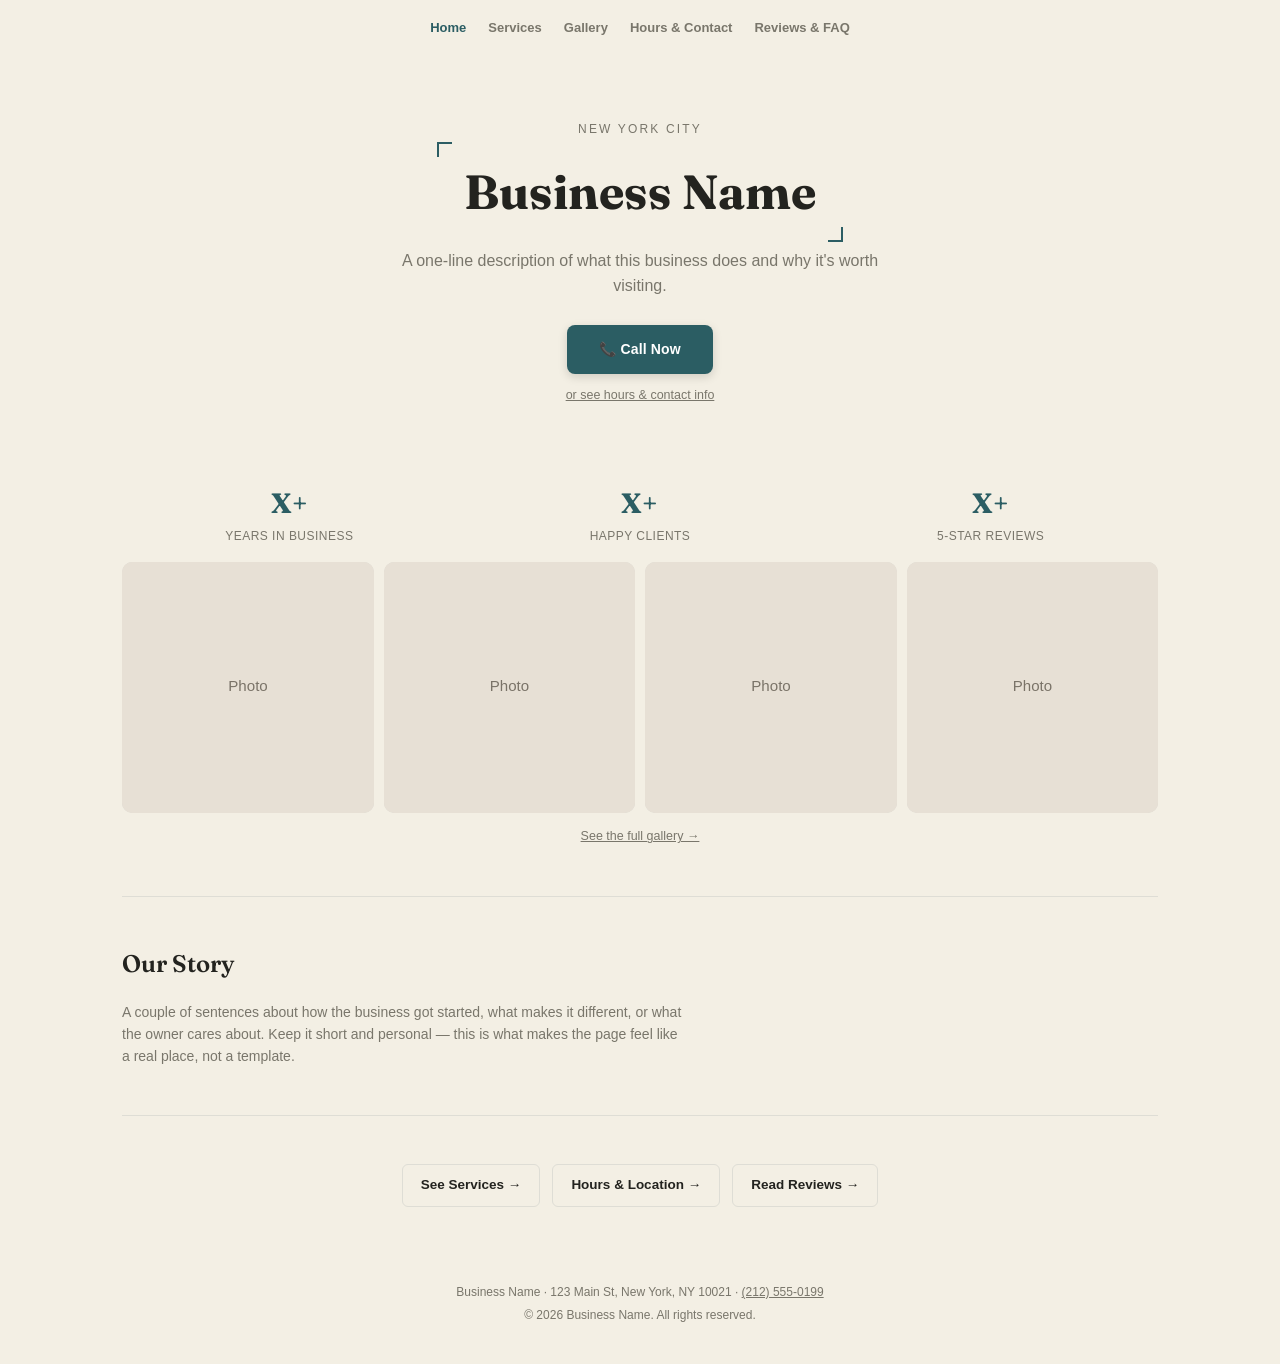
<file: index.html>
<!DOCTYPE html>
<html lang="en">
<head>
<meta charset="UTF-8">
<meta name="viewport" content="width=device-width, initial-scale=1.0">
<meta name="description" content="One sentence describing the business and what it offers.">
<title>Business Name — City</title>
<link rel="icon" href="data:image/svg+xml,%3Csvg xmlns='http://www.w3.org/2000/svg' width='64' height='64'%3E%3Crect width='64' height='64' rx='12' fill='%232B5D63'/%3E%3Ctext x='50%25' y='54%25' font-family='Georgia,serif' font-size='34' fill='white' text-anchor='middle' dominant-baseline='middle'%3EB%3C/text%3E%3C/svg%3E">
<link rel="preconnect" href="https://fonts.googleapis.com">
<link rel="preconnect" href="https://fonts.gstatic.com" crossorigin>
<link href="https://fonts.googleapis.com/css2?family=Fraunces:opsz,wght@9..144,500;9..144,600;9..144,700&display=swap" rel="stylesheet">
<!-- LINK PREVIEW (Open Graph) — edit these per client! Text/WhatsApp/iMessage
     previews read these tags. og:image must be a FULL https:// URL to a real
     photo once the site is deployed (e.g. https://yoursite.netlify.app/hero.jpg) -->
<meta property="og:title" content="Business Name — City">
<meta property="og:description" content="One sentence describing the business and what it offers.">
<meta property="og:type" content="website">
<!-- <meta property="og:image" content="https://YOUR-SITE-URL/hero.jpg"> -->
<link rel="stylesheet" href="style.css">
</head>
<body>

  <div class="wrap">

    <!-- NAV — same on every page. Update the current page's link if you
         want to highlight it (add class="is-active"). -->
    <nav class="nav">
      <a href="index.html" class="is-active">Home</a>
      <a href="services.html">Services</a>
      <a href="gallery.html">Gallery</a>
      <a href="contact.html">Hours &amp; Contact</a>
      <a href="reviews.html">Reviews &amp; FAQ</a>
    </nav>

    <!-- HERO — a video of the shop plays behind the name.
         Put a file named hero.mp4 in this same folder (see README for how
         to shoot and compress it). If hero.mp4 is missing or won't play,
         the page automatically shows the plain hero instead — nothing
         breaks, so this is safe to leave in place either way.
         Want a still photo instead? Delete the <video> tag below, set
         --hero-image in style.css, and use class="hero hero--photo". -->
    <div class="hero" id="hero">
      <video class="hero-video" src="hero.mp4"
             autoplay muted loop playsinline preload="auto"></video>
      <div class="hero-inner">
        <div class="hero-eyebrow" data-biz="city">New York City</div>
        <h1 data-biz="name">Business Name</h1>
        <p>A one-line description of what this business does and why it's worth visiting.</p>
        <a class="cta" href="#" data-biz-link="tel">📞 Call Now</a>
        <a class="cta-secondary" href="contact.html">or see hours &amp; contact info</a>
      </div>
    </div>

    <!-- STATS BAR — delete if it doesn't fit a brand-new business -->
    <section class="fade-in" style="padding: 28px 0 8px; border-top: none;">
      <div class="stats-bar">
        <div>
          <div class="stat-number">X+</div>
          <div class="stat-label">Years in Business</div>
        </div>
        <div>
          <div class="stat-number">X+</div>
          <div class="stat-label">Happy Clients</div>
        </div>
        <div>
          <div class="stat-number">X+</div>
          <div class="stat-label">5-Star Reviews</div>
        </div>
      </div>
    </section>

    <!-- HOME PHOTO STRIP — 2-3 highlight photos, not the full gallery.
         The full set lives on gallery.html. -->
    <section class="fade-in" style="border-top: none; padding-top: 8px;">
      <div class="home-photos">
        <img src="data:image/svg+xml,%3Csvg xmlns='http://www.w3.org/2000/svg' width='400' height='400'%3E%3Crect width='100%25' height='100%25' fill='%23e7e0d5'/%3E%3Ctext x='50%25' y='50%25' font-family='sans-serif' font-size='24' fill='%237a7368' text-anchor='middle' dominant-baseline='middle'%3EPhoto%3C/text%3E%3C/svg%3E" alt="">
        <img src="data:image/svg+xml,%3Csvg xmlns='http://www.w3.org/2000/svg' width='400' height='400'%3E%3Crect width='100%25' height='100%25' fill='%23e7e0d5'/%3E%3Ctext x='50%25' y='50%25' font-family='sans-serif' font-size='24' fill='%237a7368' text-anchor='middle' dominant-baseline='middle'%3EPhoto%3C/text%3E%3C/svg%3E" alt="">
        <img src="data:image/svg+xml,%3Csvg xmlns='http://www.w3.org/2000/svg' width='400' height='400'%3E%3Crect width='100%25' height='100%25' fill='%23e7e0d5'/%3E%3Ctext x='50%25' y='50%25' font-family='sans-serif' font-size='24' fill='%237a7368' text-anchor='middle' dominant-baseline='middle'%3EPhoto%3C/text%3E%3C/svg%3E" alt="">
          <img src="data:image/svg+xml,%3Csvg xmlns='http://www.w3.org/2000/svg' width='400' height='400'%3E%3Crect width='100%25' height='100%25' fill='%23e7e0d5'/%3E%3Ctext x='50%25' y='50%25' font-family='sans-serif' font-size='24' fill='%237a7368' text-anchor='middle' dominant-baseline='middle'%3EPhoto%3C/text%3E%3C/svg%3E" alt="">
      </div>
      <div style="text-align:center; margin-top: 10px;">
        <a href="gallery.html" style="font-size: 12.5px; color: var(--color-muted); text-decoration: underline;">See the full gallery →</a>
      </div>
    </section>

    <!-- OUR STORY -->
    <section class="fade-in">
      <h2>Our Story</h2>
      <p style="font-size: 14px; color: var(--color-muted); max-width: 560px;">
        A couple of sentences about how the business got started, what makes it
        different, or what the owner cares about. Keep it short and personal —
        this is what makes the page feel like a real place, not a template.
      </p>
    </section>

    <!-- Quick links to the other pages, since content now lives elsewhere -->
    <section class="fade-in" style="text-align:center;">
      <div style="display:flex; gap:12px; justify-content:center; flex-wrap:wrap;">
        <a href="services.html" style="padding:10px 18px; border:1px solid var(--color-border); border-radius:6px; text-decoration:none; color:var(--color-ink); font-size:13.5px; font-weight:600;">See Services →</a>
        <a href="contact.html" style="padding:10px 18px; border:1px solid var(--color-border); border-radius:6px; text-decoration:none; color:var(--color-ink); font-size:13.5px; font-weight:600;">Hours &amp; Location →</a>
        <a href="reviews.html" style="padding:10px 18px; border:1px solid var(--color-border); border-radius:6px; text-decoration:none; color:var(--color-ink); font-size:13.5px; font-weight:600;">Read Reviews →</a>
      </div>
    </section>

    <footer></footer>

  </div>

  <a class="sticky-call" href="#" data-biz-link="tel">📞 Call Now</a>

  <script src="config.js"></script>
  <script src="script.js"></script>
</body>
</html>
</file>
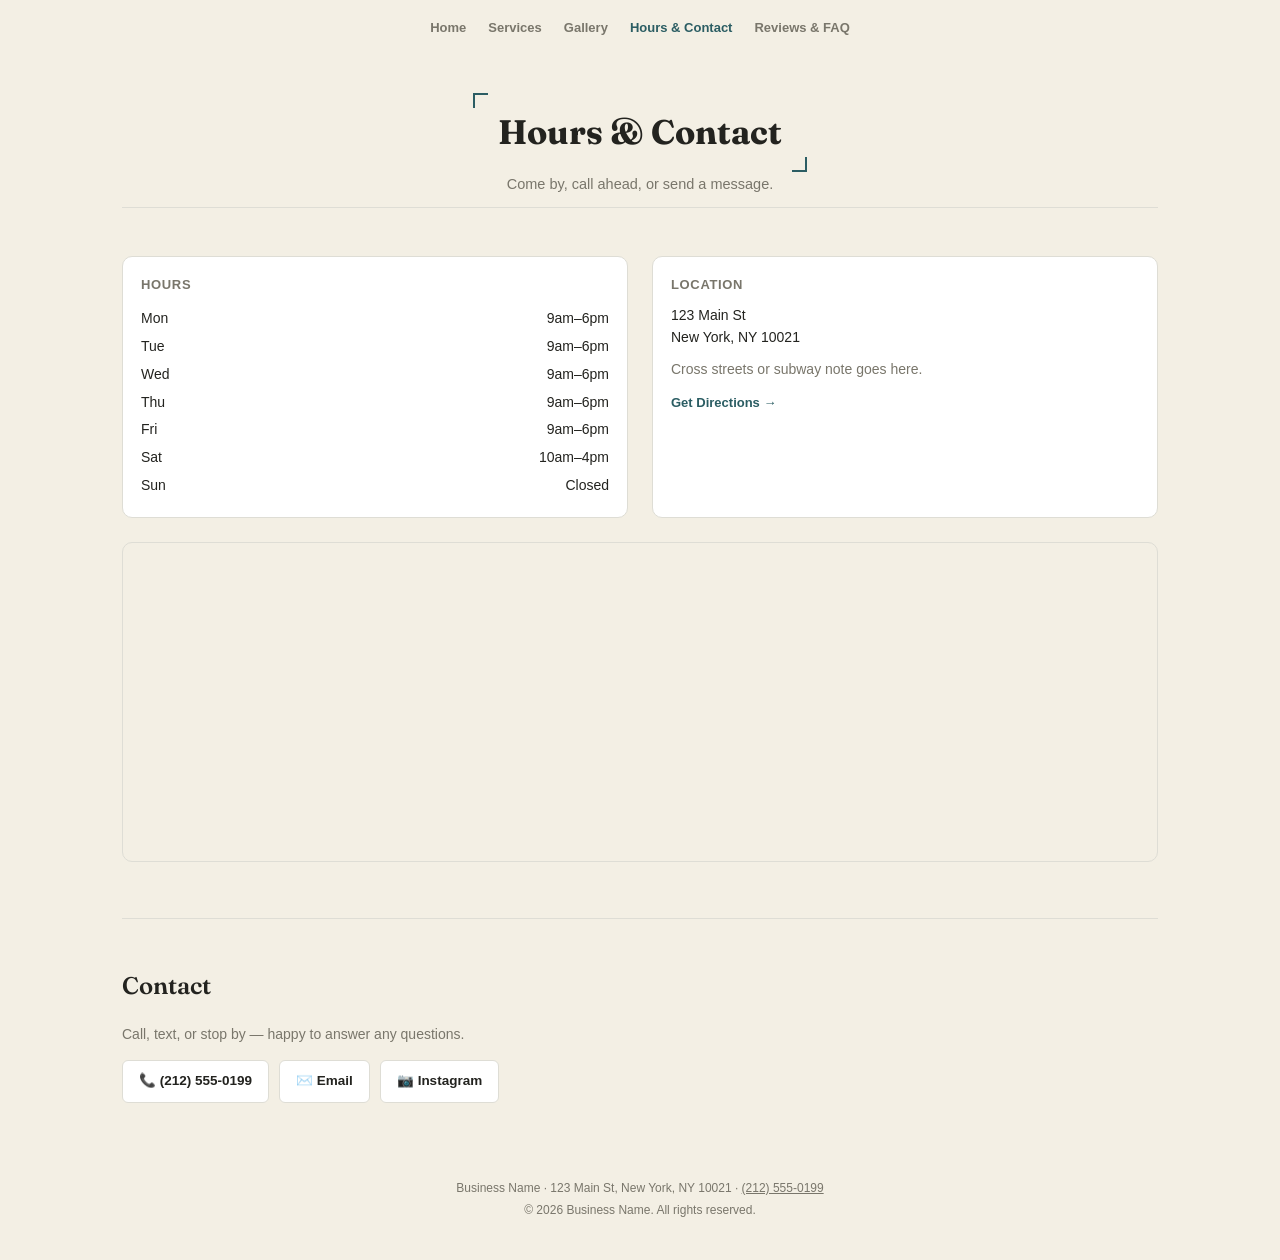
<file: contact.html>
<!DOCTYPE html>
<html lang="en">
<head>
<meta charset="UTF-8">
<meta name="viewport" content="width=device-width, initial-scale=1.0">
<meta name="description" content="Hours, location, and contact info for Business Name.">
<title>Hours &amp; Contact — Business Name</title>
<link rel="icon" href="data:image/svg+xml,%3Csvg xmlns='http://www.w3.org/2000/svg' width='64' height='64'%3E%3Crect width='64' height='64' rx='12' fill='%232B5D63'/%3E%3Ctext x='50%25' y='54%25' font-family='Georgia,serif' font-size='34' fill='white' text-anchor='middle' dominant-baseline='middle'%3EB%3C/text%3E%3C/svg%3E">
<link rel="preconnect" href="https://fonts.googleapis.com">
<link rel="preconnect" href="https://fonts.gstatic.com" crossorigin>
<link href="https://fonts.googleapis.com/css2?family=Fraunces:opsz,wght@9..144,500;9..144,600;9..144,700&display=swap" rel="stylesheet">
<!-- LINK PREVIEW (Open Graph) — edit these per client! Text/WhatsApp/iMessage
     previews read these tags. og:image must be a FULL https:// URL to a real
     photo once the site is deployed (e.g. https://yoursite.netlify.app/hero.jpg) -->
<meta property="og:title" content="Business Name — City">
<meta property="og:description" content="One sentence describing the business and what it offers.">
<meta property="og:type" content="website">
<!-- <meta property="og:image" content="https://YOUR-SITE-URL/hero.jpg"> -->
<link rel="stylesheet" href="style.css">
</head>
<body>

  <div class="wrap">

    <nav class="nav">
      <a href="index.html">Home</a>
      <a href="services.html">Services</a>
      <a href="gallery.html">Gallery</a>
      <a href="contact.html" class="is-active">Hours &amp; Contact</a>
      <a href="reviews.html">Reviews &amp; FAQ</a>
    </nav>

    <div class="page-header">
      <h1>Hours &amp; Contact</h1>
      <p>Come by, call ahead, or send a message.</p>
    </div>

    <section class="fade-in">
      <div class="info-grid">

        <div class="info-card">
          <h3>Hours</h3>
          <div class="hours-row"><span>Mon</span><span>9am–6pm</span></div>
          <div class="hours-row"><span>Tue</span><span>9am–6pm</span></div>
          <div class="hours-row"><span>Wed</span><span>9am–6pm</span></div>
          <div class="hours-row"><span>Thu</span><span>9am–6pm</span></div>
          <div class="hours-row"><span>Fri</span><span>9am–6pm</span></div>
          <div class="hours-row"><span>Sat</span><span>10am–4pm</span></div>
          <div class="hours-row"><span>Sun</span><span>Closed</span></div>
        </div>

        <div class="info-card">
          <h3>Location</h3>
          <p style="font-size:14px;"><span data-biz="addressLine1">123 Main St</span><br><span data-biz="addressLine2">New York, NY 10021</span></p>
          <p style="font-size:14px; margin-top:10px; color: var(--color-card-muted);">
            Cross streets or subway note goes here.
          </p>
          <!-- Get Directions: replace the query text after "q=" with the real address -->
          <a href="#" data-biz-link="maps"
             target="_blank"
             style="display:inline-block; margin-top:12px; font-size:13px; font-weight:600; color: var(--color-accent); text-decoration:none;">
            Get Directions →
          </a>
        </div>

      </div>

      <!-- MAP — fills itself in from the address in config.js. Nothing to edit here. -->
      <div class="map-wrap">
        <iframe id="map-embed" title="Map to our location" loading="lazy" allowfullscreen></iframe>
      </div>
    </section>

    <section class="fade-in" id="contact">
      <h2>Contact</h2>
      <p style="color: var(--color-muted); font-size: 14px;">
        Call, text, or stop by — happy to answer any questions.
      </p>
      <div class="contact-buttons">
        <a href="#" data-biz-link="tel">📞 <span data-biz="phoneDisplay">(212) 555-0199</span></a>
        <a href="#" data-biz-link="email">✉️ Email</a>
        <a href="#" data-biz-link="instagram" target="_blank">📷 Instagram</a>
      </div>
    </section>

    <footer></footer>

  </div>

  <a class="sticky-call" href="#" data-biz-link="tel">📞 Call Now</a>

  <script src="config.js"></script>
  <script src="script.js"></script>
</body>
</html>
</file>
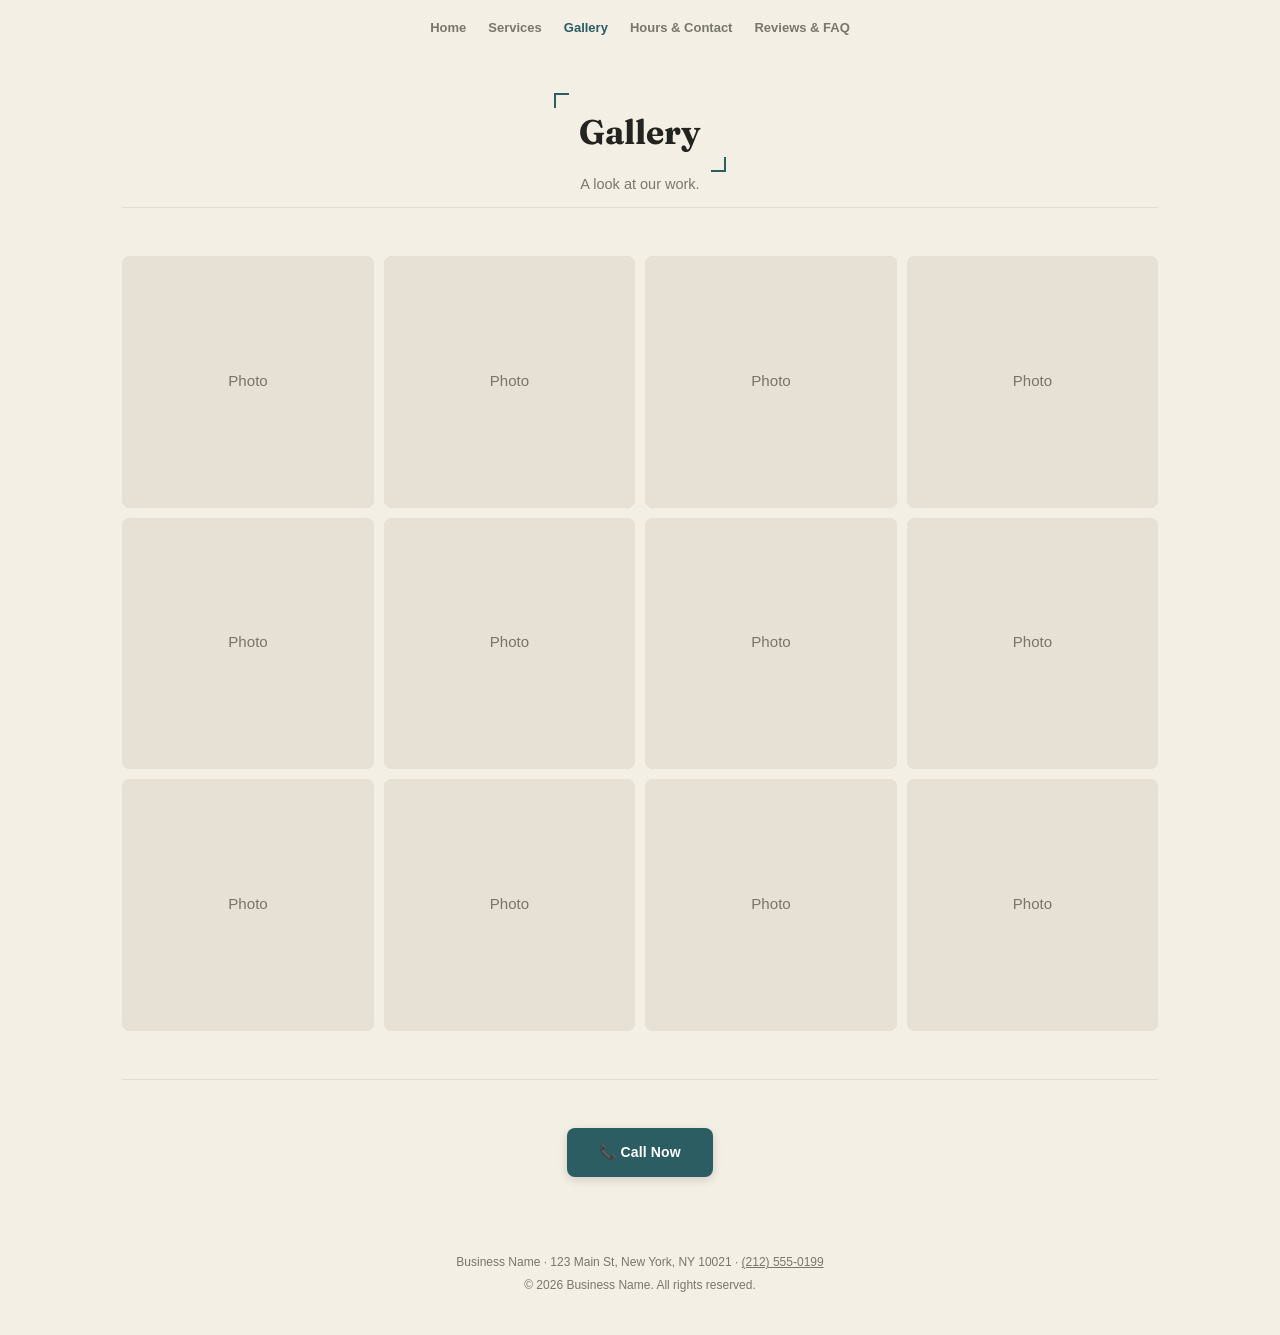
<file: gallery.html>
<!DOCTYPE html>
<html lang="en">
<head>
<meta charset="UTF-8">
<meta name="viewport" content="width=device-width, initial-scale=1.0">
<meta name="description" content="Photo gallery for Business Name.">
<title>Gallery — Business Name</title>
<link rel="icon" href="data:image/svg+xml,%3Csvg xmlns='http://www.w3.org/2000/svg' width='64' height='64'%3E%3Crect width='64' height='64' rx='12' fill='%232B5D63'/%3E%3Ctext x='50%25' y='54%25' font-family='Georgia,serif' font-size='34' fill='white' text-anchor='middle' dominant-baseline='middle'%3EB%3C/text%3E%3C/svg%3E">
<link rel="preconnect" href="https://fonts.googleapis.com">
<link rel="preconnect" href="https://fonts.gstatic.com" crossorigin>
<link href="https://fonts.googleapis.com/css2?family=Fraunces:opsz,wght@9..144,500;9..144,600;9..144,700&display=swap" rel="stylesheet">
<!-- LINK PREVIEW (Open Graph) — edit these per client! Text/WhatsApp/iMessage
     previews read these tags. og:image must be a FULL https:// URL to a real
     photo once the site is deployed (e.g. https://yoursite.netlify.app/hero.jpg) -->
<meta property="og:title" content="Business Name — City">
<meta property="og:description" content="One sentence describing the business and what it offers.">
<meta property="og:type" content="website">
<!-- <meta property="og:image" content="https://YOUR-SITE-URL/hero.jpg"> -->
<link rel="stylesheet" href="style.css">
</head>
<body>

  <div class="wrap">

    <nav class="nav">
      <a href="index.html">Home</a>
      <a href="services.html">Services</a>
      <a href="gallery.html" class="is-active">Gallery</a>
      <a href="contact.html">Hours &amp; Contact</a>
      <a href="reviews.html">Reviews &amp; FAQ</a>
    </nav>

    <div class="page-header">
      <h1>Gallery</h1>
      <p>A look at our work.</p>
    </div>

    <!-- GALLERY — swap each src for a real photo. Delete rows to shrink,
         copy the <img> line to add more. -->
    <section class="fade-in">
      <div class="gallery-grid">
        <img src="data:image/svg+xml,%3Csvg xmlns='http://www.w3.org/2000/svg' width='400' height='400'%3E%3Crect width='100%25' height='100%25' fill='%23e7e0d5'/%3E%3Ctext x='50%25' y='50%25' font-family='sans-serif' font-size='24' fill='%237a7368' text-anchor='middle' dominant-baseline='middle'%3EPhoto%3C/text%3E%3C/svg%3E" alt="">
        <img src="data:image/svg+xml,%3Csvg xmlns='http://www.w3.org/2000/svg' width='400' height='400'%3E%3Crect width='100%25' height='100%25' fill='%23e7e0d5'/%3E%3Ctext x='50%25' y='50%25' font-family='sans-serif' font-size='24' fill='%237a7368' text-anchor='middle' dominant-baseline='middle'%3EPhoto%3C/text%3E%3C/svg%3E" alt="">
        <img src="data:image/svg+xml,%3Csvg xmlns='http://www.w3.org/2000/svg' width='400' height='400'%3E%3Crect width='100%25' height='100%25' fill='%23e7e0d5'/%3E%3Ctext x='50%25' y='50%25' font-family='sans-serif' font-size='24' fill='%237a7368' text-anchor='middle' dominant-baseline='middle'%3EPhoto%3C/text%3E%3C/svg%3E" alt="">
        <img src="data:image/svg+xml,%3Csvg xmlns='http://www.w3.org/2000/svg' width='400' height='400'%3E%3Crect width='100%25' height='100%25' fill='%23e7e0d5'/%3E%3Ctext x='50%25' y='50%25' font-family='sans-serif' font-size='24' fill='%237a7368' text-anchor='middle' dominant-baseline='middle'%3EPhoto%3C/text%3E%3C/svg%3E" alt="">
        <img src="data:image/svg+xml,%3Csvg xmlns='http://www.w3.org/2000/svg' width='400' height='400'%3E%3Crect width='100%25' height='100%25' fill='%23e7e0d5'/%3E%3Ctext x='50%25' y='50%25' font-family='sans-serif' font-size='24' fill='%237a7368' text-anchor='middle' dominant-baseline='middle'%3EPhoto%3C/text%3E%3C/svg%3E" alt="">
        <img src="data:image/svg+xml,%3Csvg xmlns='http://www.w3.org/2000/svg' width='400' height='400'%3E%3Crect width='100%25' height='100%25' fill='%23e7e0d5'/%3E%3Ctext x='50%25' y='50%25' font-family='sans-serif' font-size='24' fill='%237a7368' text-anchor='middle' dominant-baseline='middle'%3EPhoto%3C/text%3E%3C/svg%3E" alt="">
        <img src="data:image/svg+xml,%3Csvg xmlns='http://www.w3.org/2000/svg' width='400' height='400'%3E%3Crect width='100%25' height='100%25' fill='%23e7e0d5'/%3E%3Ctext x='50%25' y='50%25' font-family='sans-serif' font-size='24' fill='%237a7368' text-anchor='middle' dominant-baseline='middle'%3EPhoto%3C/text%3E%3C/svg%3E" alt="">
        <img src="data:image/svg+xml,%3Csvg xmlns='http://www.w3.org/2000/svg' width='400' height='400'%3E%3Crect width='100%25' height='100%25' fill='%23e7e0d5'/%3E%3Ctext x='50%25' y='50%25' font-family='sans-serif' font-size='24' fill='%237a7368' text-anchor='middle' dominant-baseline='middle'%3EPhoto%3C/text%3E%3C/svg%3E" alt="">
        <img src="data:image/svg+xml,%3Csvg xmlns='http://www.w3.org/2000/svg' width='400' height='400'%3E%3Crect width='100%25' height='100%25' fill='%23e7e0d5'/%3E%3Ctext x='50%25' y='50%25' font-family='sans-serif' font-size='24' fill='%237a7368' text-anchor='middle' dominant-baseline='middle'%3EPhoto%3C/text%3E%3C/svg%3E" alt="">
      <img src="data:image/svg+xml,%3Csvg xmlns='http://www.w3.org/2000/svg' width='400' height='400'%3E%3Crect width='100%25' height='100%25' fill='%23e7e0d5'/%3E%3Ctext x='50%25' y='50%25' font-family='sans-serif' font-size='24' fill='%237a7368' text-anchor='middle' dominant-baseline='middle'%3EPhoto%3C/text%3E%3C/svg%3E" alt="">
<img src="data:image/svg+xml,%3Csvg xmlns='http://www.w3.org/2000/svg' width='400' height='400'%3E%3Crect width='100%25' height='100%25' fill='%23e7e0d5'/%3E%3Ctext x='50%25' y='50%25' font-family='sans-serif' font-size='24' fill='%237a7368' text-anchor='middle' dominant-baseline='middle'%3EPhoto%3C/text%3E%3C/svg%3E" alt="">
<img src="data:image/svg+xml,%3Csvg xmlns='http://www.w3.org/2000/svg' width='400' height='400'%3E%3Crect width='100%25' height='100%25' fill='%23e7e0d5'/%3E%3Ctext x='50%25' y='50%25' font-family='sans-serif' font-size='24' fill='%237a7368' text-anchor='middle' dominant-baseline='middle'%3EPhoto%3C/text%3E%3C/svg%3E" alt="">
</div>
    </section>

    <section class="fade-in" style="text-align:center;">
      <a class="cta" href="#" data-biz-link="tel" style="display:inline-block;">📞 Call Now</a>
    </section>

    <footer></footer>

  </div>

  <a class="sticky-call" href="#" data-biz-link="tel">📞 Call Now</a>

  <script src="config.js"></script>
  <script src="script.js"></script>
</body>
</html>
</file>
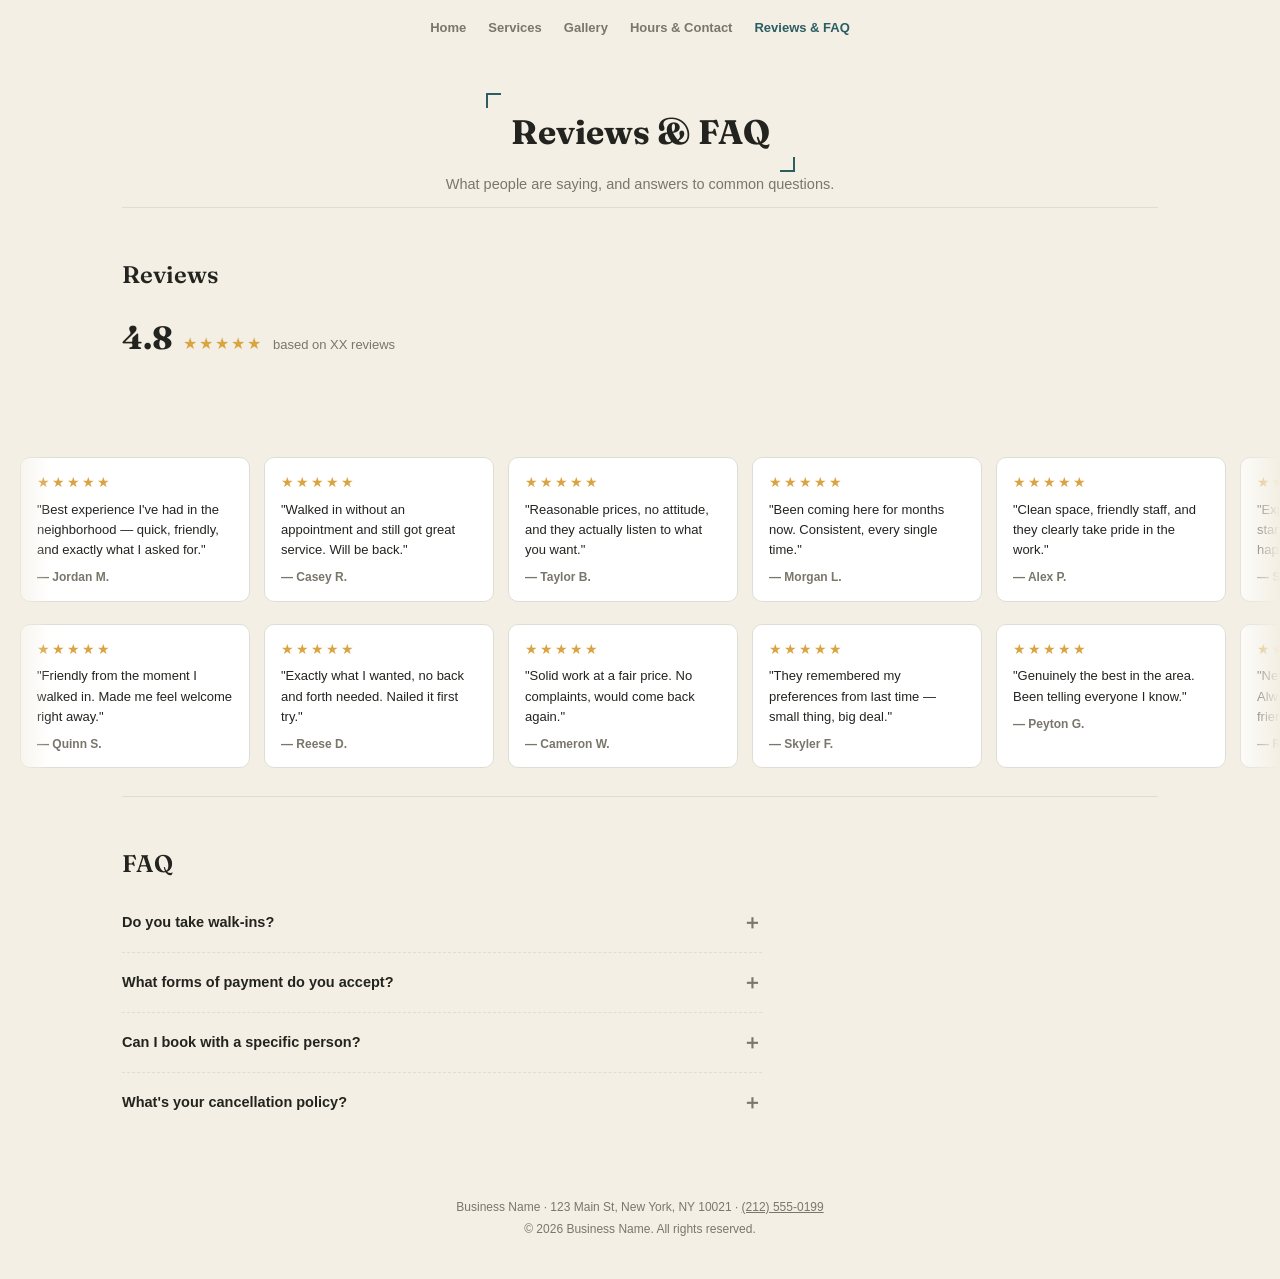
<file: reviews.html>
<!DOCTYPE html>
<html lang="en">
<head>
<meta charset="UTF-8">
<meta name="viewport" content="width=device-width, initial-scale=1.0">
<meta name="description" content="Reviews and frequently asked questions for Business Name.">
<title>Reviews &amp; FAQ — Business Name</title>
<link rel="icon" href="data:image/svg+xml,%3Csvg xmlns='http://www.w3.org/2000/svg' width='64' height='64'%3E%3Crect width='64' height='64' rx='12' fill='%232B5D63'/%3E%3Ctext x='50%25' y='54%25' font-family='Georgia,serif' font-size='34' fill='white' text-anchor='middle' dominant-baseline='middle'%3EB%3C/text%3E%3C/svg%3E">
<link rel="preconnect" href="https://fonts.googleapis.com">
<link rel="preconnect" href="https://fonts.gstatic.com" crossorigin>
<link href="https://fonts.googleapis.com/css2?family=Fraunces:opsz,wght@9..144,500;9..144,600;9..144,700&display=swap" rel="stylesheet">
<!-- LINK PREVIEW (Open Graph) — edit these per client! Text/WhatsApp/iMessage
     previews read these tags. og:image must be a FULL https:// URL to a real
     photo once the site is deployed (e.g. https://yoursite.netlify.app/hero.jpg) -->
<meta property="og:title" content="Business Name — City">
<meta property="og:description" content="One sentence describing the business and what it offers.">
<meta property="og:type" content="website">
<!-- <meta property="og:image" content="https://YOUR-SITE-URL/hero.jpg"> -->
<link rel="stylesheet" href="style.css">
</head>
<body>

  <div class="wrap">

    <nav class="nav">
      <a href="index.html">Home</a>
      <a href="services.html">Services</a>
      <a href="gallery.html">Gallery</a>
      <a href="contact.html">Hours &amp; Contact</a>
      <a href="reviews.html" class="is-active">Reviews &amp; FAQ</a>
    </nav>

    <div class="page-header">
      <h1>Reviews &amp; FAQ</h1>
      <p>What people are saying, and answers to common questions.</p>
    </div>

    <!-- REVIEWS — a continuously drifting strip, like Made Man Barbershop's
         review marquee. Placeholder quotes below; swap in real ones with
         permission. Hover pauses it so people can actually read one.
         The full set is duplicated once in the HTML so the loop is seamless
         — don't remove the duplicate or you'll see a visible jump. -->
    <section class="fade-in">
      <h2>Reviews</h2>
      <div class="rating-summary">
        <span class="rating-number">4.8</span>
        <span class="rating-stars">★★★★★</span>
        <span class="rating-count">based on XX reviews</span>
      </div>
    </section>

    <div class="marquee-wall">
      <div class="marquee">
        <div class="marquee-track">
      <div class="marquee-card">
        <div class="review-stars">★★★★★</div>
        <div class="review-quote">"Best experience I've had in the neighborhood — quick, friendly, and exactly what I asked for."</div>
        <div class="review-author">— Jordan M.</div>
      </div>

      <div class="marquee-card">
        <div class="review-stars">★★★★★</div>
        <div class="review-quote">"Walked in without an appointment and still got great service. Will be back."</div>
        <div class="review-author">— Casey R.</div>
      </div>

      <div class="marquee-card">
        <div class="review-stars">★★★★★</div>
        <div class="review-quote">"Reasonable prices, no attitude, and they actually listen to what you want."</div>
        <div class="review-author">— Taylor B.</div>
      </div>

      <div class="marquee-card">
        <div class="review-stars">★★★★★</div>
        <div class="review-quote">"Been coming here for months now. Consistent, every single time."</div>
        <div class="review-author">— Morgan L.</div>
      </div>

      <div class="marquee-card">
        <div class="review-stars">★★★★★</div>
        <div class="review-quote">"Clean space, friendly staff, and they clearly take pride in the work."</div>
        <div class="review-author">— Alex P.</div>
      </div>

      <div class="marquee-card">
        <div class="review-stars">★★★★★</div>
        <div class="review-quote">"Explained everything before starting and made sure I was happy with the result."</div>
        <div class="review-author">— Sam K.</div>
      </div>

      <div class="marquee-card">
        <div class="review-stars">★★★★★</div>
        <div class="review-quote">"Fast, professional, and worth every penny. Highly recommend."</div>
        <div class="review-author">— Riley T.</div>
      </div>

      <div class="marquee-card">
        <div class="review-stars">★★★★★</div>
        <div class="review-quote">"Found my new go-to spot. Already told two friends to come here."</div>
        <div class="review-author">— Jamie C.</div>
      </div>

      <div class="marquee-card">
        <div class="review-stars">★★★★★</div>
        <div class="review-quote">"Great attention to detail — noticed things I didn't even mention."</div>
        <div class="review-author">— Drew H.</div>
      </div>

      <div class="marquee-card">
        <div class="review-stars">★★★★★</div>
        <div class="review-quote">"Easy to book, easy to get to, and the results speak for themselves."</div>
        <div class="review-author">— Avery N.</div>
      </div>

      <div class="marquee-card">
        <div class="review-stars">★★★★★</div>
        <div class="review-quote">"Best experience I've had in the neighborhood — quick, friendly, and exactly what I asked for."</div>
        <div class="review-author">— Jordan M.</div>
      </div>

      <div class="marquee-card">
        <div class="review-stars">★★★★★</div>
        <div class="review-quote">"Walked in without an appointment and still got great service. Will be back."</div>
        <div class="review-author">— Casey R.</div>
      </div>

      <div class="marquee-card">
        <div class="review-stars">★★★★★</div>
        <div class="review-quote">"Reasonable prices, no attitude, and they actually listen to what you want."</div>
        <div class="review-author">— Taylor B.</div>
      </div>

      <div class="marquee-card">
        <div class="review-stars">★★★★★</div>
        <div class="review-quote">"Been coming here for months now. Consistent, every single time."</div>
        <div class="review-author">— Morgan L.</div>
      </div>

      <div class="marquee-card">
        <div class="review-stars">★★★★★</div>
        <div class="review-quote">"Clean space, friendly staff, and they clearly take pride in the work."</div>
        <div class="review-author">— Alex P.</div>
      </div>

      <div class="marquee-card">
        <div class="review-stars">★★★★★</div>
        <div class="review-quote">"Explained everything before starting and made sure I was happy with the result."</div>
        <div class="review-author">— Sam K.</div>
      </div>

      <div class="marquee-card">
        <div class="review-stars">★★★★★</div>
        <div class="review-quote">"Fast, professional, and worth every penny. Highly recommend."</div>
        <div class="review-author">— Riley T.</div>
      </div>

      <div class="marquee-card">
        <div class="review-stars">★★★★★</div>
        <div class="review-quote">"Found my new go-to spot. Already told two friends to come here."</div>
        <div class="review-author">— Jamie C.</div>
      </div>

      <div class="marquee-card">
        <div class="review-stars">★★★★★</div>
        <div class="review-quote">"Great attention to detail — noticed things I didn't even mention."</div>
        <div class="review-author">— Drew H.</div>
      </div>

      <div class="marquee-card">
        <div class="review-stars">★★★★★</div>
        <div class="review-quote">"Easy to book, easy to get to, and the results speak for themselves."</div>
        <div class="review-author">— Avery N.</div>
      </div>
        </div>
      </div>
      <div class="marquee">
        <div class="marquee-track reverse">
      <div class="marquee-card">
        <div class="review-stars">★★★★★</div>
        <div class="review-quote">"Friendly from the moment I walked in. Made me feel welcome right away."</div>
        <div class="review-author">— Quinn S.</div>
      </div>

      <div class="marquee-card">
        <div class="review-stars">★★★★★</div>
        <div class="review-quote">"Exactly what I wanted, no back and forth needed. Nailed it first try."</div>
        <div class="review-author">— Reese D.</div>
      </div>

      <div class="marquee-card">
        <div class="review-stars">★★★★★</div>
        <div class="review-quote">"Solid work at a fair price. No complaints, would come back again."</div>
        <div class="review-author">— Cameron W.</div>
      </div>

      <div class="marquee-card">
        <div class="review-stars">★★★★★</div>
        <div class="review-quote">"They remembered my preferences from last time — small thing, big deal."</div>
        <div class="review-author">— Skyler F.</div>
      </div>

      <div class="marquee-card">
        <div class="review-stars">★★★★★</div>
        <div class="review-quote">"Genuinely the best in the area. Been telling everyone I know."</div>
        <div class="review-author">— Peyton G.</div>
      </div>

      <div class="marquee-card">
        <div class="review-stars">★★★★★</div>
        <div class="review-quote">"Never had a bad visit here. Always consistent, always friendly."</div>
        <div class="review-author">— Rowan E.</div>
      </div>

      <div class="marquee-card">
        <div class="review-stars">★★★★★</div>
        <div class="review-quote">"They took the time to get it right instead of rushing me out."</div>
        <div class="review-author">— Hayden V.</div>
      </div>

      <div class="marquee-card">
        <div class="review-stars">★★★★★</div>
        <div class="review-quote">"Super welcoming space, and the work speaks for itself."</div>
        <div class="review-author">— Emerson J.</div>
      </div>

      <div class="marquee-card">
        <div class="review-stars">★★★★★</div>
        <div class="review-quote">"Booked last minute and they still took great care of me."</div>
        <div class="review-author">— Finley O.</div>
      </div>

      <div class="marquee-card">
        <div class="review-stars">★★★★★</div>
        <div class="review-quote">"Been a regular for a year now — never once disappointed."</div>
        <div class="review-author">— Sawyer A.</div>
      </div>

      <div class="marquee-card">
        <div class="review-stars">★★★★★</div>
        <div class="review-quote">"Friendly from the moment I walked in. Made me feel welcome right away."</div>
        <div class="review-author">— Quinn S.</div>
      </div>

      <div class="marquee-card">
        <div class="review-stars">★★★★★</div>
        <div class="review-quote">"Exactly what I wanted, no back and forth needed. Nailed it first try."</div>
        <div class="review-author">— Reese D.</div>
      </div>

      <div class="marquee-card">
        <div class="review-stars">★★★★★</div>
        <div class="review-quote">"Solid work at a fair price. No complaints, would come back again."</div>
        <div class="review-author">— Cameron W.</div>
      </div>

      <div class="marquee-card">
        <div class="review-stars">★★★★★</div>
        <div class="review-quote">"They remembered my preferences from last time — small thing, big deal."</div>
        <div class="review-author">— Skyler F.</div>
      </div>

      <div class="marquee-card">
        <div class="review-stars">★★★★★</div>
        <div class="review-quote">"Genuinely the best in the area. Been telling everyone I know."</div>
        <div class="review-author">— Peyton G.</div>
      </div>

      <div class="marquee-card">
        <div class="review-stars">★★★★★</div>
        <div class="review-quote">"Never had a bad visit here. Always consistent, always friendly."</div>
        <div class="review-author">— Rowan E.</div>
      </div>

      <div class="marquee-card">
        <div class="review-stars">★★★★★</div>
        <div class="review-quote">"They took the time to get it right instead of rushing me out."</div>
        <div class="review-author">— Hayden V.</div>
      </div>

      <div class="marquee-card">
        <div class="review-stars">★★★★★</div>
        <div class="review-quote">"Super welcoming space, and the work speaks for itself."</div>
        <div class="review-author">— Emerson J.</div>
      </div>

      <div class="marquee-card">
        <div class="review-stars">★★★★★</div>
        <div class="review-quote">"Booked last minute and they still took great care of me."</div>
        <div class="review-author">— Finley O.</div>
      </div>

      <div class="marquee-card">
        <div class="review-stars">★★★★★</div>
        <div class="review-quote">"Been a regular for a year now — never once disappointed."</div>
        <div class="review-author">— Sawyer A.</div>
      </div>
        </div>
      </div>
    </div>

    <!-- FAQ — real questions customers actually ask -->
    <section class="fade-in">
      <h2>FAQ</h2>
      <div class="faq-list">

      <details style="border-bottom: 1px dashed var(--color-border); padding-bottom: 10px; margin-bottom: 10px;">
        <summary style="font-family: var(--font-body); font-size: 14.5px; font-weight: 600;">Do you take walk-ins?</summary>
        <div class="details-body" style="padding-top: 8px; font-size: 13.5px; color: var(--color-muted);">
          Yes — walk-ins are always welcome, though booking ahead helps guarantee your preferred time.
        </div>
      </details>

      <details style="border-bottom: 1px dashed var(--color-border); padding-bottom: 10px; margin-bottom: 10px;">
        <summary style="font-family: var(--font-body); font-size: 14.5px; font-weight: 600;">What forms of payment do you accept?</summary>
        <div class="details-body" style="padding-top: 8px; font-size: 13.5px; color: var(--color-muted);">
          Cash, all major cards, and contactless payment.
        </div>
      </details>

      <details style="border-bottom: 1px dashed var(--color-border); padding-bottom: 10px; margin-bottom: 10px;">
        <summary style="font-family: var(--font-body); font-size: 14.5px; font-weight: 600;">Can I book with a specific person?</summary>
        <div class="details-body" style="padding-top: 8px; font-size: 13.5px; color: var(--color-muted);">
          Yes — just mention your preference when you call or book.
        </div>
      </details>

      <details>
        <summary style="font-family: var(--font-body); font-size: 14.5px; font-weight: 600;">What's your cancellation policy?</summary>
        <div class="details-body" style="padding-top: 8px; font-size: 13.5px; color: var(--color-muted);">
          We ask for at least 24 hours' notice if you need to cancel or reschedule.
        </div>
      </details>

      </div>
    </section>

    <footer></footer>


  </div>

  <a class="sticky-call" href="#" data-biz-link="tel">📞 Call Now</a>

  <script src="config.js"></script>
  <script src="script.js"></script>
</body>
</html>
</file>
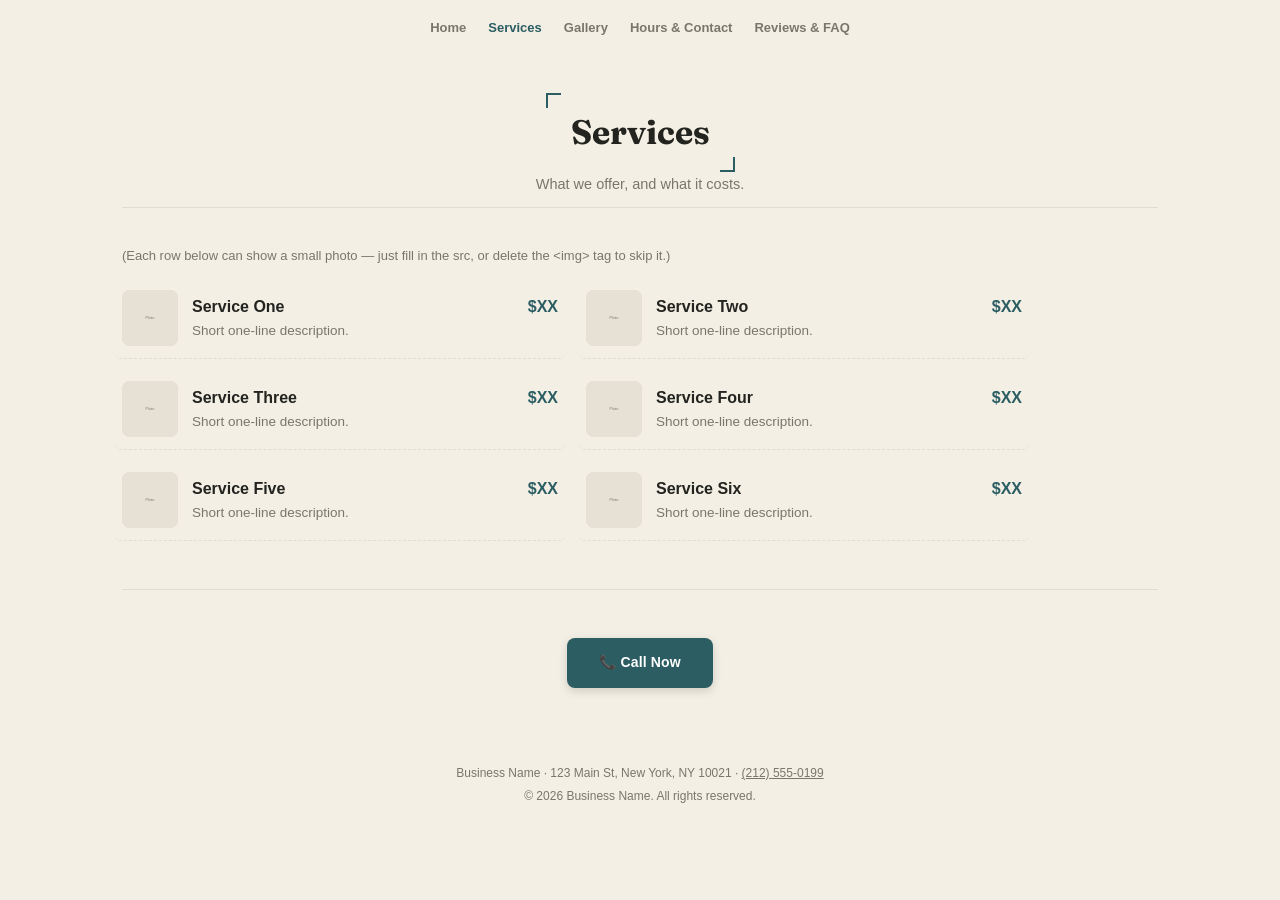
<file: services.html>
<!DOCTYPE html>
<html lang="en">
<head>
<meta charset="UTF-8">
<meta name="viewport" content="width=device-width, initial-scale=1.0">
<meta name="description" content="Services and pricing at Business Name.">
<title>Services — Business Name</title>
<link rel="icon" href="data:image/svg+xml,%3Csvg xmlns='http://www.w3.org/2000/svg' width='64' height='64'%3E%3Crect width='64' height='64' rx='12' fill='%232B5D63'/%3E%3Ctext x='50%25' y='54%25' font-family='Georgia,serif' font-size='34' fill='white' text-anchor='middle' dominant-baseline='middle'%3EB%3C/text%3E%3C/svg%3E">
<link rel="preconnect" href="https://fonts.googleapis.com">
<link rel="preconnect" href="https://fonts.gstatic.com" crossorigin>
<link href="https://fonts.googleapis.com/css2?family=Fraunces:opsz,wght@9..144,500;9..144,600;9..144,700&display=swap" rel="stylesheet">
<!-- LINK PREVIEW (Open Graph) — edit these per client! Text/WhatsApp/iMessage
     previews read these tags. og:image must be a FULL https:// URL to a real
     photo once the site is deployed (e.g. https://yoursite.netlify.app/hero.jpg) -->
<meta property="og:title" content="Business Name — City">
<meta property="og:description" content="One sentence describing the business and what it offers.">
<meta property="og:type" content="website">
<!-- <meta property="og:image" content="https://YOUR-SITE-URL/hero.jpg"> -->
<link rel="stylesheet" href="style.css">
</head>
<body>

  <div class="wrap">

    <nav class="nav">
      <a href="index.html">Home</a>
      <a href="services.html" class="is-active">Services</a>
      <a href="gallery.html">Gallery</a>
      <a href="contact.html">Hours &amp; Contact</a>
      <a href="reviews.html">Reviews &amp; FAQ</a>
    </nav>

    <div class="page-header">
      <h1>Services</h1>
      <p>What we offer, and what it costs.</p>
    </div>

    <!-- SERVICES / MENU -->
    <section class="fade-in">
      <p style="color: var(--color-muted); font-size: 13px; margin: -10px 0 16px;">
        (Each row below can show a small photo — just fill in the src, or delete the &lt;img&gt; tag to skip it.)
      </p>
      <div class="service-list">

        <div class="service-row">
          <img class="service-photo" src="data:image/svg+xml,%3Csvg xmlns='http://www.w3.org/2000/svg' width='400' height='400'%3E%3Crect width='100%25' height='100%25' fill='%23e7e0d5'/%3E%3Ctext x='50%25' y='50%25' font-family='sans-serif' font-size='24' fill='%237a7368' text-anchor='middle' dominant-baseline='middle'%3EPhoto%3C/text%3E%3C/svg%3E" alt="">
          <div class="service-text">
            <div>
              <div class="service-name">Service One</div>
              <div class="service-desc">Short one-line description.</div>
            </div>
            <div class="service-price">$XX</div>
          </div>
        </div>

        <div class="service-row">
          <img class="service-photo" src="data:image/svg+xml,%3Csvg xmlns='http://www.w3.org/2000/svg' width='400' height='400'%3E%3Crect width='100%25' height='100%25' fill='%23e7e0d5'/%3E%3Ctext x='50%25' y='50%25' font-family='sans-serif' font-size='24' fill='%237a7368' text-anchor='middle' dominant-baseline='middle'%3EPhoto%3C/text%3E%3C/svg%3E" alt="">
          <div class="service-text">
            <div>
              <div class="service-name">Service Two</div>
              <div class="service-desc">Short one-line description.</div>
            </div>
            <div class="service-price">$XX</div>
          </div>
        </div>

        <div class="service-row">
          <img class="service-photo" src="data:image/svg+xml,%3Csvg xmlns='http://www.w3.org/2000/svg' width='400' height='400'%3E%3Crect width='100%25' height='100%25' fill='%23e7e0d5'/%3E%3Ctext x='50%25' y='50%25' font-family='sans-serif' font-size='24' fill='%237a7368' text-anchor='middle' dominant-baseline='middle'%3EPhoto%3C/text%3E%3C/svg%3E" alt="">
          <div class="service-text">
            <div>
              <div class="service-name">Service Three</div>
              <div class="service-desc">Short one-line description.</div>
            </div>
            <div class="service-price">$XX</div>
          </div>
        </div>

        <div class="service-row">
          <img class="service-photo" src="data:image/svg+xml,%3Csvg xmlns='http://www.w3.org/2000/svg' width='400' height='400'%3E%3Crect width='100%25' height='100%25' fill='%23e7e0d5'/%3E%3Ctext x='50%25' y='50%25' font-family='sans-serif' font-size='24' fill='%237a7368' text-anchor='middle' dominant-baseline='middle'%3EPhoto%3C/text%3E%3C/svg%3E" alt="">
          <div class="service-text">
            <div>
              <div class="service-name">Service Four</div>
              <div class="service-desc">Short one-line description.</div>
            </div>
            <div class="service-price">$XX</div>
          </div>
        </div>

        <div class="service-row">
          <img class="service-photo" src="data:image/svg+xml,%3Csvg xmlns='http://www.w3.org/2000/svg' width='400' height='400'%3E%3Crect width='100%25' height='100%25' fill='%23e7e0d5'/%3E%3Ctext x='50%25' y='50%25' font-family='sans-serif' font-size='24' fill='%237a7368' text-anchor='middle' dominant-baseline='middle'%3EPhoto%3C/text%3E%3C/svg%3E" alt="">
          <div class="service-text">
            <div>
              <div class="service-name">Service Five</div>
              <div class="service-desc">Short one-line description.</div>
            </div>
            <div class="service-price">$XX</div>
          </div>
        </div>

        <div class="service-row">
          <img class="service-photo" src="data:image/svg+xml,%3Csvg xmlns='http://www.w3.org/2000/svg' width='400' height='400'%3E%3Crect width='100%25' height='100%25' fill='%23e7e0d5'/%3E%3Ctext x='50%25' y='50%25' font-family='sans-serif' font-size='24' fill='%237a7368' text-anchor='middle' dominant-baseline='middle'%3EPhoto%3C/text%3E%3C/svg%3E" alt="">
          <div class="service-text">
            <div>
              <div class="service-name">Service Six</div>
              <div class="service-desc">Short one-line description.</div>
            </div>
            <div class="service-price">$XX</div>
          </div>
        </div>

      </div>
    </section>

    <section class="fade-in" style="text-align:center;">
      <a class="cta" href="#" data-biz-link="tel" style="display:inline-block;">📞 Call Now</a>
    </section>

    <footer></footer>

  </div>

  <a class="sticky-call" href="#" data-biz-link="tel">📞 Call Now</a>

  <script src="config.js"></script>
  <script src="script.js"></script>
</body>
</html>
</file>
<file: style.css>
/* =====================================================================
   CONFIG — this is the ONLY section you should need to touch per client.
   Swap the values below, save, done. Every page uses this one file.
   ===================================================================== */
:root {
  /* --- Colors: warm beige background, teal accent --- */
  --color-bg: #F3EFE4;
  --color-surface: #FFFFFF;
  --color-ink: #23231F;
  --color-muted: #79766B;
  --color-accent: #2B5D63;
  --color-border: #DEDDD5;

  /* Card-specific text/border vars — kept as aliases pointing to the same
     values as above. They exist so the rest of this file (and the pages)
     don't need edits if you ever swap to a dark background again; on a
     light background like this one, "on-bg" and "in-card" text are the
     same color, so these just mirror the main variables. */
  --color-card-ink: #23231F;
  --color-card-muted: #79766B;
  --color-card-border: #DEDDD5;

  /* Fraunces is loaded from Google Fonts in each page's <head> — a display
     serif with actual character, instead of the generic Georgia default. */
  --font-display: 'Fraunces', Georgia, serif;
  --font-body: -apple-system, BlinkMacSystemFont, 'Segoe UI', sans-serif;

  /* --- Optional hero photo: paste an image URL here, then add class="hero hero--photo"
         to the hero <div> on index.html to turn it on --- */
  --hero-image: url('data:image/svg+xml,%3Csvg xmlns=\'http://www.w3.org/2000/svg\' width=\'400\' height=\'400\'%3E%3Crect width=\'100%25\' height=\'100%25\' fill=\'%23e7e0d5\'/%3E%3Ctext x=\'50%25\' y=\'50%25\' font-family=\'sans-serif\' font-size=\'24\' fill=\'%237a7368\' text-anchor=\'middle\' dominant-baseline=\'middle\'%3EPhoto%3C/text%3E%3C/svg%3E');
}

/* ===================================================================== */

* { box-sizing: border-box; margin: 0; padding: 0; }

html { scroll-behavior: smooth; }

body {
  background: var(--color-bg);
  color: var(--color-ink);
  font-family: var(--font-body);
  line-height: 1.55;
}

.fade-in {
  opacity: 0;
  transform: translateY(16px);
  transition: opacity 0.6s ease, transform 0.6s ease;
}
.fade-in.is-visible { opacity: 1; transform: translateY(0); }

.wrap { max-width: 1100px; margin: 0 auto; padding: 0 32px; }
@media (max-width: 720px) { .wrap { padding: 0 20px; } }

/* Nav — now links between pages instead of jumping to anchors */
.nav {
  display: flex;
  justify-content: center;
  gap: 22px;
  padding: 18px 0;
  flex-wrap: wrap;
  font-size: 13px;
  font-weight: 600;
}
.nav a { color: var(--color-muted); text-decoration: none; }
.nav a:hover, .nav a.is-active { color: var(--color-accent); }

/* Sticky call bar — a boxed, full-width button anchored to the bottom
   of the screen on phones. Reads as a deliberate app-style action bar
   instead of a floating pill. */
.sticky-call {
  position: fixed;
  bottom: 10px;
  left: 12px;
  right: 12px;
  background: var(--color-accent);
  color: #fff;
  padding: 15px 24px;
  border: 2px solid rgba(255,255,255,0.35);
  border-radius: 12px;
  text-align: center;
  text-decoration: none;
  font-weight: 700;
  font-size: 15px;
  letter-spacing: 0.02em;
  box-shadow: 0 6px 20px rgba(0,0,0,0.25);
  z-index: 100;
  display: none;
  animation: pulse-shadow 2.5s ease-in-out infinite;
}
.sticky-call:active { transform: scale(0.98); }
@keyframes pulse-shadow {
  0%, 100% { box-shadow: 0 4px 14px rgba(0,0,0,0.2); }
  50% { box-shadow: 0 4px 20px rgba(0,0,0,0.32), 0 0 0 6px rgba(0,0,0,0.03); }
}
@media (max-width: 600px) {
  .sticky-call { display: block; }
  body { padding-bottom: 84px; }
}

/* Page header — used at the top of services/reviews/contact pages
   (simpler than a full hero, since the hero photo lives on the homepage) */
.page-header {
  padding: 44px 0 12px;
  text-align: center;
}
.page-header h1 {
  font-family: var(--font-display);
  font-size: clamp(26px, 5vw, 34px);
  font-weight: 700;
  display: inline-block;
  position: relative;
  padding: 6px 18px;
}
/* Signature — small corner brackets, like a stamped ticket or receipt
   corner mark. Used consistently on every page heading, nowhere else. */
.page-header h1::before,
.page-header h1::after,
.hero h1::before,
.hero h1::after {
  content: "";
  position: absolute;
  width: 13px;
  height: 13px;
  border-color: var(--color-accent);
  border-style: solid;
}
.page-header h1::before, .hero h1::before {
  top: -7px; left: -7px;
  border-width: 2px 0 0 2px;
}
.page-header h1::after, .hero h1::after {
  bottom: -7px; right: -7px;
  border-width: 0 2px 2px 0;
}
.hero--photo h1::before, .hero--photo h1::after { border-color: rgba(255,255,255,0.8); }
.page-header p {
  color: var(--color-muted);
  font-size: 14.5px;
  margin-top: 8px;
}

/* Hero (homepage only) */
.hero { padding: 64px 0 48px; text-align: center; }
.hero--photo {
  background-image: linear-gradient(rgba(0,0,0,0.45), rgba(0,0,0,0.45)), var(--hero-image);
  background-size: cover;
  background-position: center;
  border-radius: 0 0 16px 16px;
  padding: 90px 20px;
  color: #fff;
}
.hero--photo .hero-eyebrow { color: rgba(255,255,255,0.75); }
.hero--photo h1 { color: #fff; }
.hero--photo p { color: rgba(255,255,255,0.85); }
.hero-eyebrow {
  font-size: 12px;
  letter-spacing: 0.18em;
  text-transform: uppercase;
  color: var(--color-muted);
  margin-bottom: 10px;
}
.hero h1 {
  font-family: var(--font-display);
  font-size: clamp(32px, 6vw, 48px);
  font-weight: 700;
  color: var(--color-ink);
  display: inline-block;
  position: relative;
  padding: 6px 20px;
}
.hero p { color: var(--color-muted); font-size: 16px; margin: 14px auto 0; max-width: 480px; }
/* CTA button — styled everywhere it appears (hero, services, gallery,
   contact), not just inside the hero */
.cta {
  display: inline-block;
  padding: 14px 32px;
  background: var(--color-accent);
  color: #fff;
  text-decoration: none;
  border-radius: 8px;
  font-weight: 600;
  font-size: 14px;
  letter-spacing: 0.01em;
  transition: transform 0.15s ease, box-shadow 0.15s ease;
  box-shadow: 0 3px 10px rgba(0,0,0,0.15);
}
.cta:hover { transform: translateY(-2px); box-shadow: 0 6px 16px rgba(0,0,0,0.18); }
.hero .cta { margin-top: 26px; }
.cta-secondary { display: block; margin-top: 12px; font-size: 12.5px; color: var(--color-muted); text-decoration: underline; }
.hero--photo .cta-secondary { color: rgba(255,255,255,0.75); }

/* Sections */
section { padding: 48px 0; border-top: 1px solid var(--color-border); }
section h2 { font-family: var(--font-display); font-size: 24px; font-weight: 600; margin-bottom: 20px; }

/* Collapsing sub-items — used for individual FAQ questions */
.faq-list { max-width: 640px; }

details > summary {
  font-family: var(--font-display);
  font-size: 22px;
  cursor: pointer;
  list-style: none;
  display: flex;
  justify-content: space-between;
  align-items: center;
  padding: 4px 0;
  user-select: none;
}
details > summary::-webkit-details-marker { display: none; }
details > summary::after { content: "＋"; font-size: 20px; color: var(--color-muted); }
details[open] > summary::after { content: "−"; }
details > summary:hover::after { color: var(--color-accent); }
details[open] .details-body { animation: slide-down 0.25s ease; }
@keyframes slide-down {
  from { opacity: 0; transform: translateY(-4px); }
  to   { opacity: 1; transform: translateY(0); }
}
.details-body { padding-top: 18px; }

/* Stats bar */
.stats-bar { display: grid; grid-template-columns: repeat(3, 1fr); gap: 16px; text-align: center; }
.stat-number { font-family: var(--font-display); font-size: 28px; font-weight: 700; color: var(--color-accent); }
.stat-label { font-size: 12px; color: var(--color-muted); text-transform: uppercase; letter-spacing: 0.04em; margin-top: 2px; }

/* Rating summary */
.rating-summary { display: flex; align-items: baseline; gap: 10px; margin-bottom: 18px; }
.rating-number { font-family: var(--font-display); font-size: 32px; font-weight: 700; }
.rating-stars { color: #D9A441; font-size: 16px; letter-spacing: 2px; }
.rating-count { color: var(--color-muted); font-size: 13px; }

/* Services / menu list */
.service-list {
  display: grid;
  grid-template-columns: repeat(2, 1fr);
  gap: 14px 28px;
  max-width: 900px;
}
@media (max-width: 640px) {
  .service-list { grid-template-columns: 1fr; }
}
.service-row {
  display: flex; align-items: center; gap: 14px;
  padding: 8px 8px 12px; margin: 0 -8px; border-radius: 8px;
  border-bottom: 1px dashed var(--color-border);
  transition: background 0.15s ease;
}
.service-row:hover { background: rgba(0,0,0,0.03); }
.service-photo { width: 56px; height: 56px; border-radius: 8px; object-fit: cover; flex-shrink: 0; background: var(--color-card-border); }
.service-text { flex: 1; display: flex; justify-content: space-between; align-items: baseline; gap: 12px; }
.service-name { font-weight: 600; }
.service-desc { color: var(--color-muted); font-size: 13.5px; margin-top: 2px; }
.service-price { color: var(--color-accent); font-weight: 700; white-space: nowrap; }

/* Gallery */
.gallery-grid { display: grid; grid-template-columns: repeat(3, 1fr); gap: 10px; }
@media (min-width: 720px) { .gallery-grid { grid-template-columns: repeat(4, 1fr); } }
@media (max-width: 480px) { .gallery-grid { grid-template-columns: repeat(2, 1fr); } }
.gallery-grid img {
  width: 100%; aspect-ratio: 1 / 1; object-fit: cover; border-radius: 8px;
  background: var(--color-card-border);
  transition: transform 0.2s ease, box-shadow 0.2s ease;
  cursor: pointer;
}
.gallery-grid img:hover { transform: scale(1.03); box-shadow: 0 6px 18px rgba(0,0,0,0.15); }

/* Hours + location */
.info-grid { display: grid; grid-template-columns: 1fr 1fr; gap: 24px; }
@media (max-width: 520px) { .info-grid { grid-template-columns: 1fr; } }
.info-card { background: var(--color-surface); border: 1px solid var(--color-card-border); border-radius: 10px; padding: 18px; transition: box-shadow 0.15s ease; color: var(--color-card-ink); }
.info-card:hover { box-shadow: 0 4px 14px rgba(0,0,0,0.06); }
.info-card h3 { font-size: 13px; text-transform: uppercase; letter-spacing: 0.05em; color: var(--color-card-muted); margin-bottom: 10px; }
.hours-row { display: flex; justify-content: space-between; font-size: 14px; padding: 3px 0; color: var(--color-card-ink); }

/* Reviews */
.review-card { background: var(--color-surface); border: 1px solid var(--color-card-border); border-radius: 10px; padding: 16px 18px; margin-bottom: 12px; transition: box-shadow 0.15s ease; }
.review-card:hover { box-shadow: 0 4px 14px rgba(0,0,0,0.06); }
.review-stars { color: #D9A441; font-size: 14px; margin-bottom: 6px; letter-spacing: 2px; }
.review-quote { font-size: 14px; color: var(--color-card-ink); margin-bottom: 8px; }
.review-author { font-size: 12.5px; color: var(--color-card-muted); font-weight: 600; }

/* Contact */
.contact-buttons { display: flex; gap: 10px; flex-wrap: wrap; margin-top: 14px; }
.contact-buttons a {
  padding: 10px 16px; border: 1px solid var(--color-card-border); border-radius: 6px;
  text-decoration: none; color: var(--color-card-ink); font-size: 13.5px; font-weight: 600;
  background: var(--color-surface);
  transition: transform 0.15s ease, box-shadow 0.15s ease;
  display: inline-block;
}
.contact-buttons a:hover { transform: translateY(-1px); box-shadow: 0 3px 10px rgba(0,0,0,0.08); }

footer { text-align: center; padding: 28px 0 40px; color: var(--color-muted); font-size: 12px; }

/* Home page photo strip — 2-3 highlight photos, not the full gallery */
.home-photos {
  display: grid;
  grid-template-columns: repeat(4, 1fr);
  gap: 10px;
}
@media (max-width: 640px) { .home-photos { grid-template-columns: repeat(2, 1fr); } }
.home-photos img {
  width: 100%;
  aspect-ratio: 1 / 1;
  object-fit: cover;
  border-radius: 10px;
  background: var(--color-card-border);
  transition: transform 0.2s ease;
}
.home-photos img:hover { transform: scale(1.03); }

/* Reviews marquee — a continuously drifting row of review cards, like
   Made Man Barbershop's review strip. Pure CSS, no JS. Pauses on hover
   so people can actually read one without it sliding away. */
/* Full-bleed breakout: expands past the centered .wrap column to fill the
   entire browser width, regardless of how narrow the page content is. */
.marquee-wall {
  width: 100vw;
  position: relative;
  left: 50%;
  right: 50%;
  margin-left: -50vw;
  margin-right: -50vw;
  padding: 24px 0;
  display: flex;
  flex-direction: column;
  gap: 14px;
}

.marquee {
  overflow: hidden;
  padding: 4px 0;
  -webkit-mask-image: linear-gradient(90deg, transparent, #000 4%, #000 96%, transparent);
          mask-image: linear-gradient(90deg, transparent, #000 4%, #000 96%, transparent);
}
.marquee-track {
  display: flex;
  gap: 14px;
  width: max-content;
  animation: marquee-scroll 70s linear infinite;
  padding: 0 20px;
}
.marquee-track.reverse { animation-direction: reverse; }
.marquee:hover .marquee-track { animation-play-state: paused; }
@keyframes marquee-scroll {
  from { transform: translateX(0); }
  to   { transform: translateX(-50%); }
}
.marquee-card {
  background: var(--color-surface);
  border: 1px solid var(--color-card-border);
  border-radius: 10px;
  padding: 14px 16px;
  width: 230px;
  flex-shrink: 0;
}
.marquee-card .review-stars { margin-bottom: 6px; }
.marquee-card .review-quote { font-size: 13px; }
.marquee-card .review-author { font-size: 12px; }

/* =====================================================================
   ADDITIONS — lightbox, map, 360 tour, accessibility. No config needed.
   ===================================================================== */

/* Safety net: if JavaScript is off, fade-in sections stay fully visible
   (config.js adds the "js" class when scripts are running) */
html:not(.js) .fade-in { opacity: 1; transform: none; }

/* Respect visitors who turn off animations in their OS settings */
@media (prefers-reduced-motion: reduce) {
  .fade-in { opacity: 1; transform: none; transition: none; }
  .marquee-track { animation: none; flex-wrap: wrap; width: auto; }
  .sticky-call { animation: none; }
  html { scroll-behavior: auto; }
}

/* Visible keyboard focus (accessibility + looks intentional) */
a:focus-visible, button:focus-visible, input:focus-visible,
select:focus-visible, textarea:focus-visible {
  outline: 2px solid var(--color-accent);
  outline-offset: 2px;
  border-radius: 4px;
}

/* Lightbox — click any gallery photo to view it large */
.lightbox {
  position: fixed; inset: 0; z-index: 200;
  background: rgba(0,0,0,0.85);
  display: none; align-items: center; justify-content: center;
  padding: 24px; cursor: zoom-out;
}
.lightbox.is-open { display: flex; }
.lightbox img {
  max-width: 100%; max-height: 90vh;
  border-radius: 10px; box-shadow: 0 10px 40px rgba(0,0,0,0.5);
}
.lightbox-close {
  position: absolute; top: 14px; right: 18px;
  background: none; border: none; color: #fff;
  font-size: 34px; cursor: pointer; line-height: 1;
}

/* Google map embed on the contact page */
.map-wrap { margin-top: 24px; }
.map-wrap iframe {
  width: 100%; height: 320px; border: 0;
  border-radius: 10px;
  border: 1px solid var(--color-card-border);
}

/* 360° tour viewer on the gallery page */
.tour-viewer {
  width: 100%; height: 420px;
  border-radius: 10px; overflow: hidden;
  border: 1px solid var(--color-card-border);
  background: var(--color-card-border);
}
@media (max-width: 600px) { .tour-viewer { height: 300px; } }

/* Mobile nav — tighter so 6 links wrap into two clean rows, not a mess */
@media (max-width: 600px) {
  .nav {
    gap: 8px 16px;
    font-size: 12px;
    padding: 14px 0;
  }
}

/* Video hero — a phone-shot clip of the shop playing behind the headline.
   Requires a file named hero.mp4 next to index.html.

   How it works: the video is HIDDEN by default. script.js only adds the
   .hero--video class once the file has actually loaded a frame. So if
   hero.mp4 is missing or won't play, you simply get the plain hero —
   never a black box. */
.hero-video { display: none; }

.hero--video {
  position: relative;
  overflow: hidden;
  border-radius: 0 0 16px 16px;
  padding: 90px 20px;
  color: #fff;
}
.hero--video .hero-video {
  display: block;
  position: absolute;
  inset: 0;
  width: 100%;
  height: 100%;
  object-fit: cover;
  z-index: 0;
}
.hero--video::before {
  /* dark overlay so the text stays readable over any footage */
  content: "";
  position: absolute;
  inset: 0;
  background: rgba(0,0,0,0.45);
  z-index: 1;
}
.hero--video .hero-inner { position: relative; z-index: 2; }
.hero--video .hero-eyebrow { color: rgba(255,255,255,0.75); }
.hero--video h1 { color: #fff; }
.hero--video h1::before, .hero--video h1::after { border-color: rgba(255,255,255,0.8); }
.hero--video p { color: rgba(255,255,255,0.85); }
.hero--video .cta-secondary { color: rgba(255,255,255,0.75); }
@media (max-width: 600px) {
  .hero--video { padding: 70px 16px; border-radius: 0 0 12px 12px; }
}
</file>
